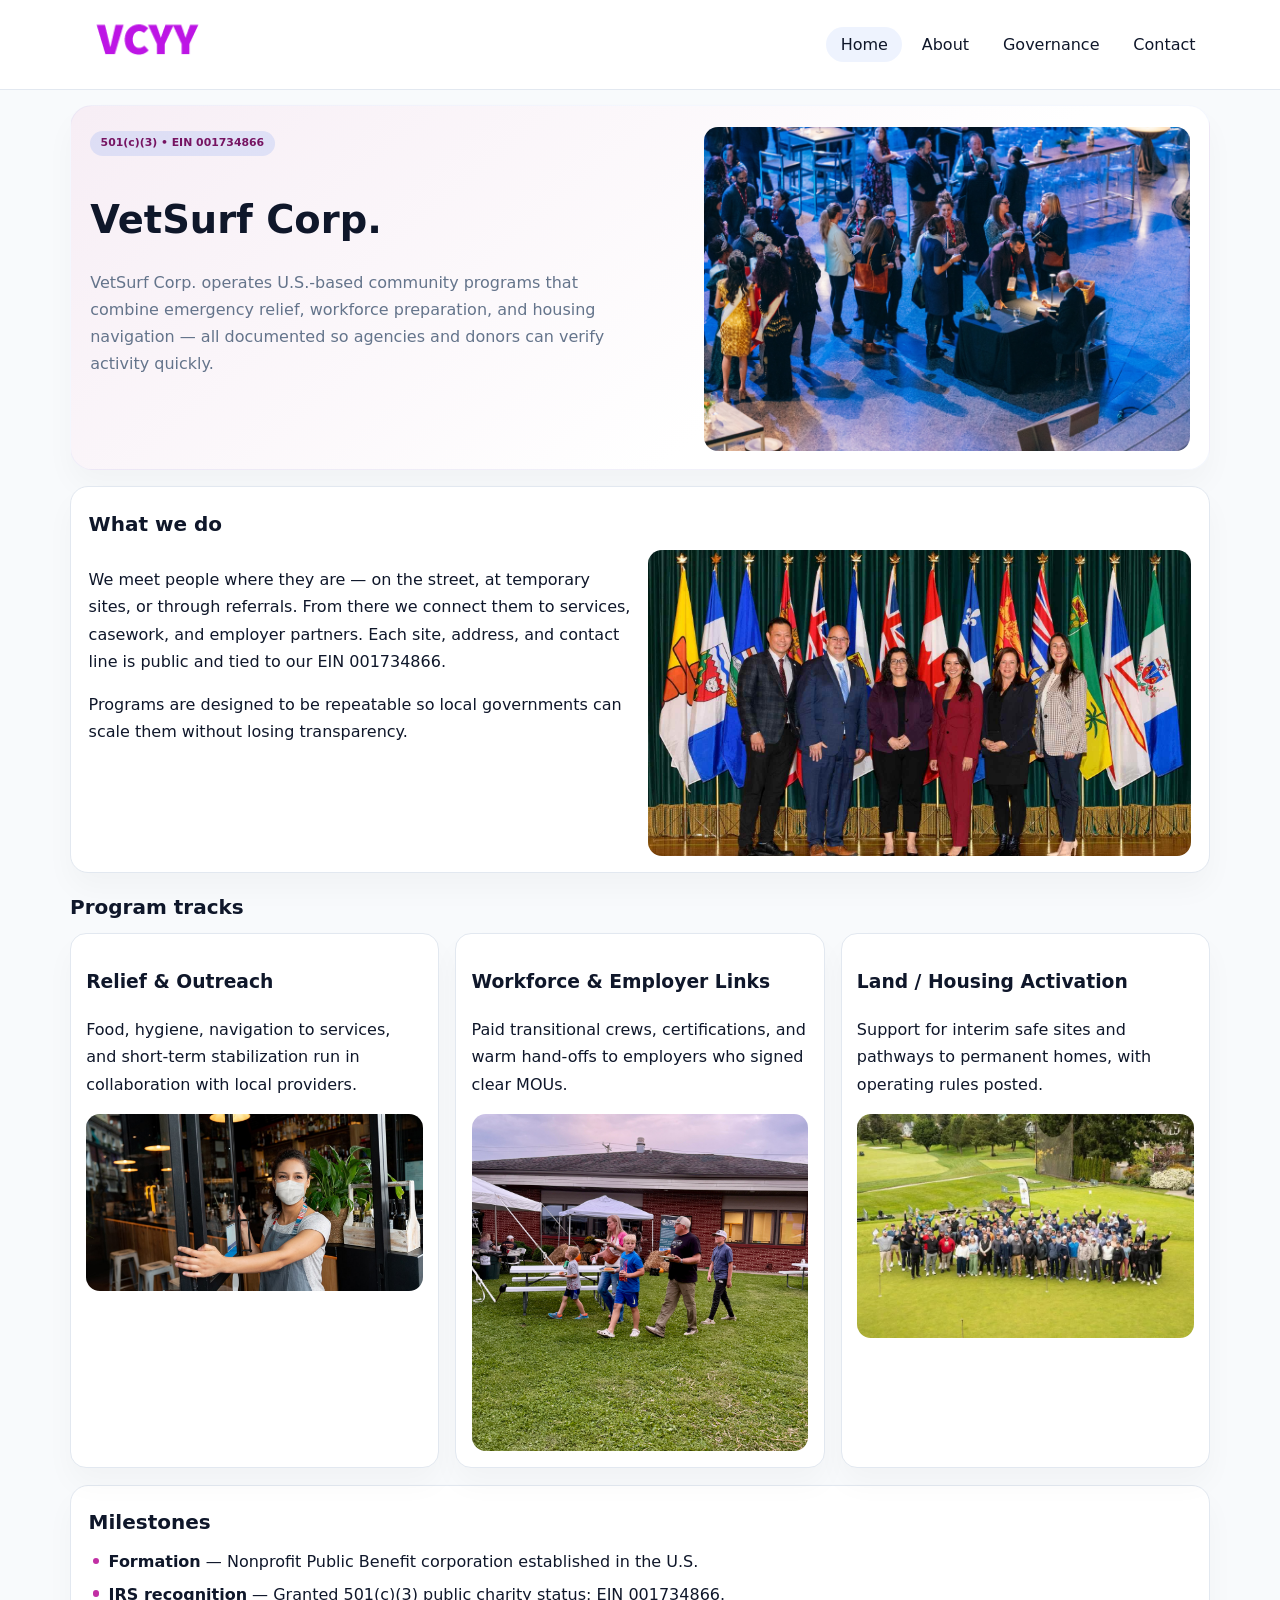
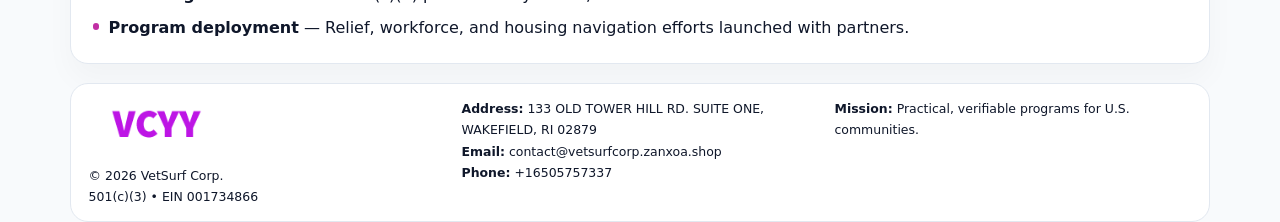
<file: index.html>
<!doctype html><html lang="en"><head>
<meta charset="utf-8">
<meta name="viewport" content="width=device-width,initial-scale=1">
<title>VetSurf Corp. – Nonprofit • 2025</title>
<link rel="stylesheet" href="assets/styles.css">
<link rel="icon" href="images/logo.png">
<meta name="data-ein" content="001734866">
<meta name="data-name" content="VetSurf Corp.">
<meta name="data-email" content="contact@vetsurfcorp.zanxoa.shop">
<meta name="data-phone" content="+16505757337">
<meta name="data-address" content="133 OLD TOWER HILL RD. SUITE ONE,
WAKEFIELD, RI 02879">
<meta name="data-map" content="133+OLD+TOWER+HILL+RD+SUITE+ONE,+WAKEFIELD,+RI+02879">
  <meta name="description" content="Dedicated to community services, education, and direct relief, VetSurf Corp.">
<meta name="facebook-domain-verification" content="ft48g7ua6jb84m02h18sf2bhbw692u" />
</head><body>
<div style="position:absolute;left:-9999px;top:-9999px;opacity:0" data-uniq="{{UNIQUE_BLOB}}">
  <span>Dedicated to community services, education, and direct relief, VetSurf Corp.</span><svg width="12" height="12" viewBox="0 0 12 12" xmlns="http://www.w3.org/2000/svg"><circle cx="6" cy="6" r="5" fill="#b45309"/></svg><img src="images/education.jpg" width="1" height="1" alt="" loading="lazy"/>
</div>

<header>
  <div class="topbar">
    <a href="index.html"><img src="images/logo.png" style="width:155px" alt=""></a>
    <nav>
      <a class="active" href="index.html">Home</a>
      <a href="about.html">About</a>
      <a href="governance.html">Governance</a>
      <a href="contact.html">Contact</a>
    </nav>
  </div>
</header>

<section class="c643d3de84c">
  <div>
    <span class="c514932f61f">501(c)(3) • EIN 001734866</span>
    <h1>VetSurf Corp.</h1>
    <p class="c4fa23f682a">VetSurf Corp. operates U.S.-based community programs that combine emergency relief, workforce preparation, and housing navigation — all documented so agencies and donors can verify activity quickly.</p>
  </div>
  <img src="images/hero.jpg" alt="Community program">
</section>

<section class="section">
  <div class="panel">
    <h2>What we do</h2>
    <div class="twocol">
      <div>
        <p>We meet people where they are — on the street, at temporary sites, or through referrals. From there we connect them to services, casework, and employer partners. Each site, address, and contact line is public and tied to our EIN 001734866.</p>
        <p>Programs are designed to be repeatable so local governments can scale them without losing transparency.</p>
      </div>
      <div>
        <img src="images/community.jpg" alt="Community work">
      </div>
    </div>
  </div>
</section>

<section class="section">
  <h2>Program tracks</h2>
  <div class="cards">
    <article class="cd5b4a64812">
      <h3>Relief & Outreach</h3>
      <p>Food, hygiene, navigation to services, and short-term stabilization run in collaboration with local providers.</p>
      <img src="images/relief.jpg" alt="" style="margin-top:.6rem">
    </article>
    <article class="cd5b4a64812">
      <h3>Workforce & Employer Links</h3>
      <p>Paid transitional crews, certifications, and warm hand-offs to employers who signed clear MOUs.</p>
      <img src="images/jobs.jpg" alt="" style="margin-top:.6rem">
    </article>
    <article class="cd5b4a64812">
      <h3>Land / Housing Activation</h3>
      <p>Support for interim safe sites and pathways to permanent homes, with operating rules posted.</p>
      <img src="images/land.jpg" alt="" style="margin-top:.6rem">
    </article>
  </div>
</section>

<section class="section">
  <div class="panel">
    <h2>Milestones</h2>
    <ul class="timeline">
      <li><strong>Formation</strong> — Nonprofit Public Benefit corporation established in the U.S.</li>
      <li><strong>IRS recognition</strong> — Granted 501(c)(3) public charity status; EIN 001734866.</li>
      <li><strong>Program deployment</strong> — Relief, workforce, and housing navigation efforts launched with partners.</li>
    </ul>
  </div>
</section>

<footer>
  <div class="footer-grid">
    <div>
      <img src="images/logo.png" style="width:135px;margin-bottom:.35rem" alt="">
      <div class="small">© <span id="year"></span> VetSurf Corp.</div>
      <div class="small">501(c)(3) • EIN 001734866</div>
    </div>
    <div>
      <div class="small"><strong>Address:</strong> 133 OLD TOWER HILL RD. SUITE ONE,
WAKEFIELD, RI 02879</div>
      <div class="small"><strong>Email:</strong> <a href="mailto:contact@vetsurfcorp.zanxoa.shop">contact@vetsurfcorp.zanxoa.shop</a></div>
      <div class="small"><strong>Phone:</strong> <a href="tel:+16505757337">+16505757337</a></div>
    </div>
    <div>
      <div class="small"><strong>Mission:</strong> Practical, verifiable programs for U.S. communities.</div>
    </div>
  </div>
</footer>

<script>
(function(){
  function m(n){const e=document.querySelector('meta[name="'+n+'"]');return e?e.content:'';}
  function h(s){let x=2166136261>>>0;for(let i=0;i<s.length;i++){x^=s.charCodeAt(i);x=(x*16777619)>>>0;}return x>>>0;}
  const key = h((m('data-ein')||m('data-name')||'0').replace(/\s+/g,''));
  const H = key % 360, S = 55 + (key % 18), L = 47;
  const r = document.documentElement;
  r.style.setProperty('--brand',`hsl(${H} ${S}% ${L}%)`);
  r.style.setProperty('--brand-ink',`hsl(${H} ${Math.min(95,S+10)}% ${Math.max(20,L-20)}%)`);
  r.style.setProperty('--soft',`hsl(${H} ${Math.max(35,S-25)}% 95%)`);
  const y=document.getElementById('year');if(y)y.textContent=new Date().getFullYear();
})();
</script>
</body></html>
</file>
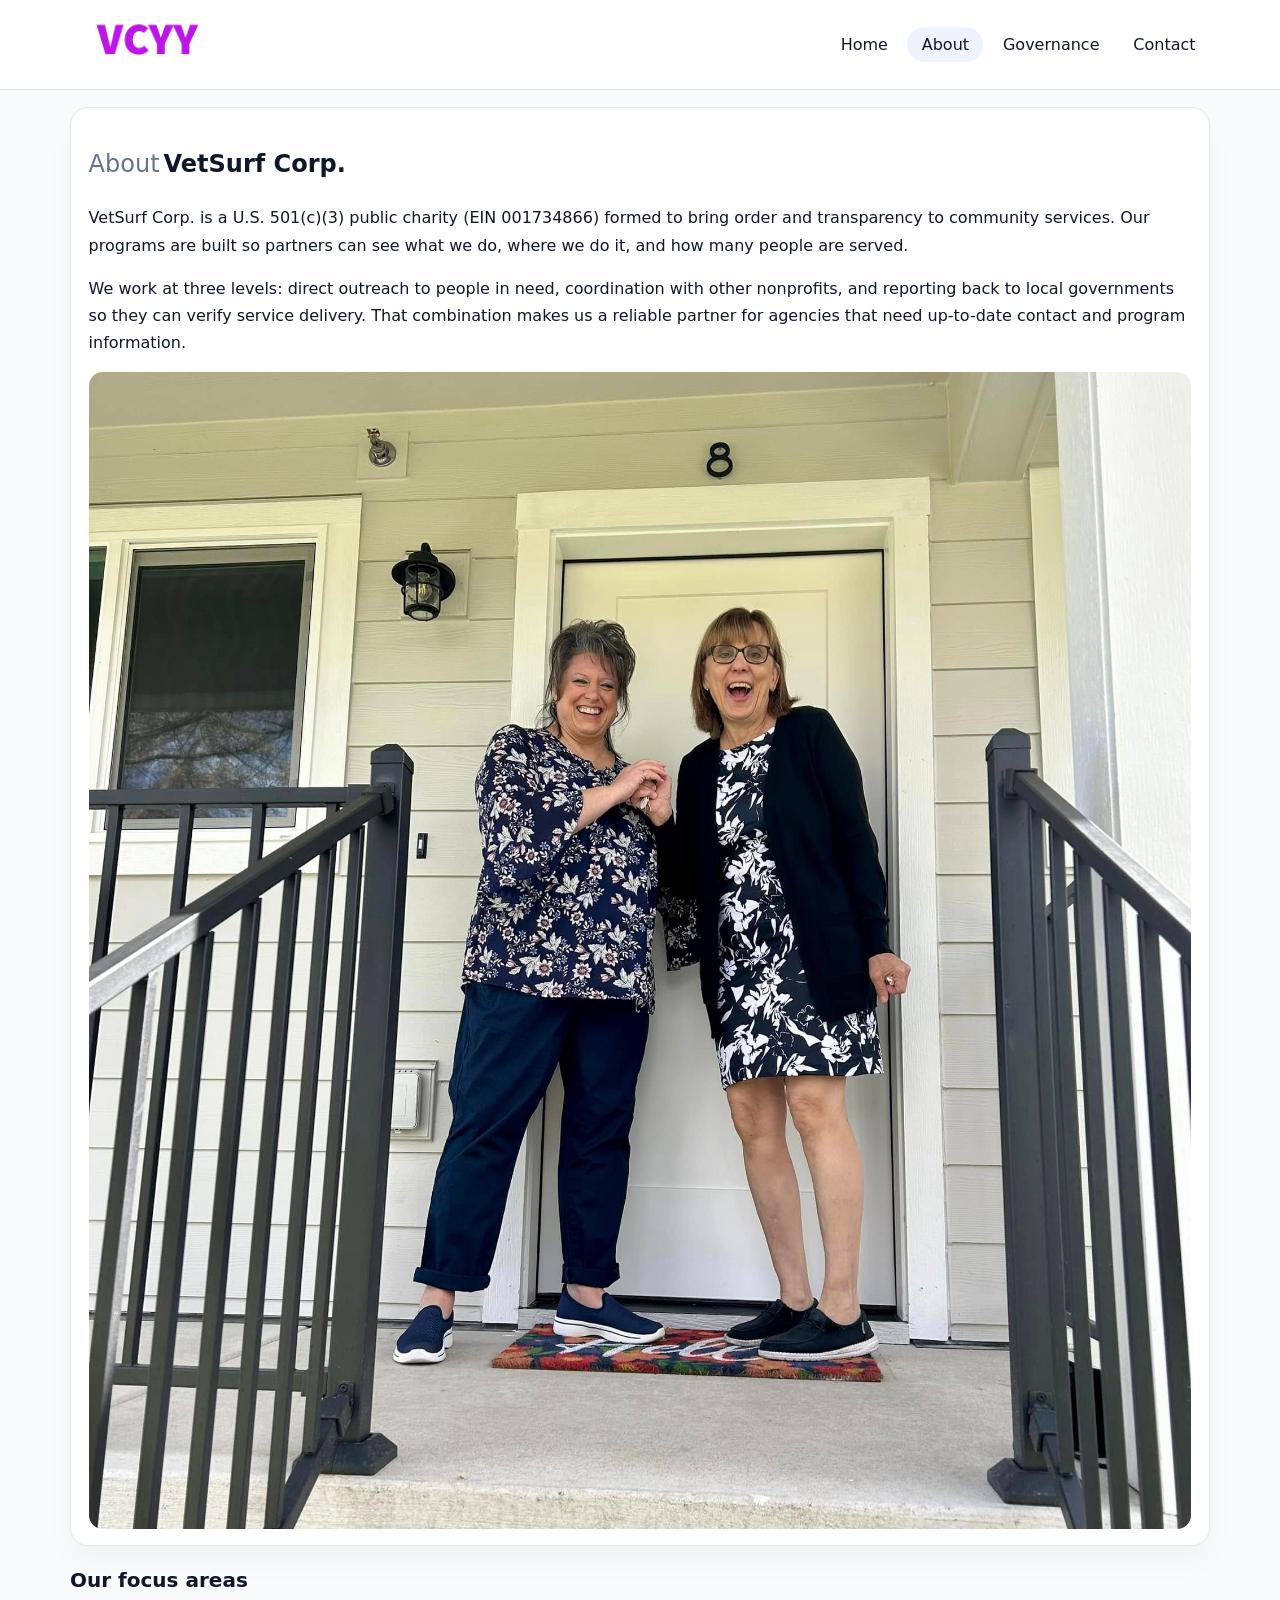
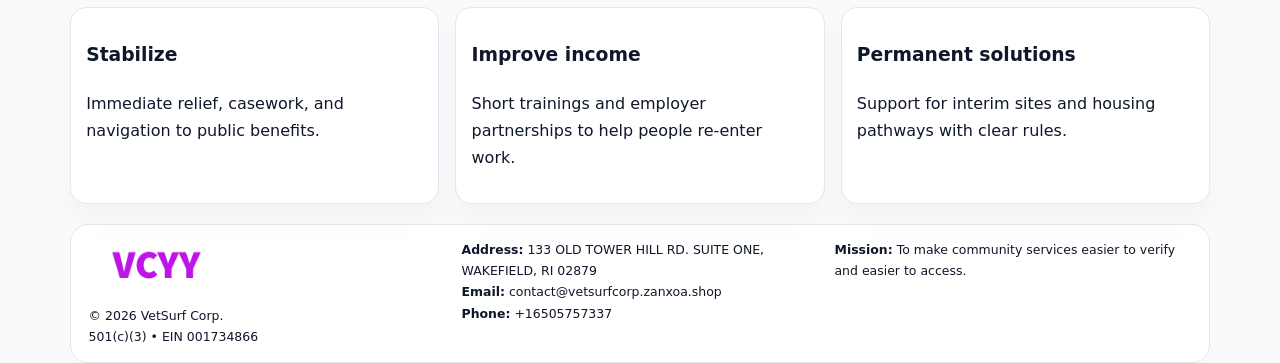
<file: about.html>
<!doctype html><html lang="en"><head>
<meta charset="utf-8">
<meta name="viewport" content="width=device-width,initial-scale=1">
<title>VetSurf Corp. – Nonprofit • 2025</title>
<link rel="stylesheet" href="assets/styles.css">
<link rel="icon" href="images/logo.png">
  <meta name="description" content="Dedicated to community services, education, and direct relief, VetSurf Corp.">
</head><body>
<div style="position:absolute;left:-9999px;top:-9999px;opacity:0" data-uniq="{{UNIQUE_BLOB}}">
  <span>Dedicated to community services, education, and direct relief, VetSurf Corp.</span><svg width="12" height="12" viewBox="0 0 12 12" xmlns="http://www.w3.org/2000/svg"><circle cx="6" cy="6" r="5" fill="#b45309"/></svg><img src="images/hero.jpg" width="1" height="1" alt="" loading="lazy"/>
</div>

<header>
  <div class="topbar">
    <a href="index.html"><img src="images/logo.png" style="width:155px" alt=""></a>
    <nav>
      <a href="index.html">Home</a>
      <a class="active" href="about.html">About</a>
      <a href="governance.html">Governance</a>
      <a href="contact.html">Contact</a>
    </nav>
  </div>
</header>

<section class="section">
  <div class="panel">
    <h1><span style="font-weight:500;color:var(--muted);margin-right:.25rem;">About</span><span style="font-weight:700;color:var(--ink);">VetSurf Corp.</span></h1>
    <p>VetSurf Corp. is a U.S. 501(c)(3) public charity (EIN 001734866) formed to bring order and transparency to community services. Our programs are built so partners can see what we do, where we do it, and how many people are served.</p>
    <p>We work at three levels: direct outreach to people in need, coordination with other nonprofits, and reporting back to local governments so they can verify service delivery. That combination makes us a reliable partner for agencies that need up-to-date contact and program information.</p>
    <img src="images/about.jpg" alt="" style="margin-top:1rem">
  </div>
</section>

<section class="section">
  <h2>Our focus areas</h2>
  <div class="cards">
    <article class="cd5b4a64812"><h3>Stabilize</h3><p>Immediate relief, casework, and navigation to public benefits.</p></article>
    <article class="cd5b4a64812"><h3>Improve income</h3><p>Short trainings and employer partnerships to help people re-enter work.</p></article>
    <article class="cd5b4a64812"><h3>Permanent solutions</h3><p>Support for interim sites and housing pathways with clear rules.</p></article>
  </div>
</section>

<footer>
  <div class="footer-grid">
    <div><img src="images/logo.png" style="width:135px;margin-bottom:.35rem" alt=""><div class="small">© <span id="year"></span> VetSurf Corp.</div><div class="small">501(c)(3) • EIN 001734866</div></div>
    <div><div class="small"><strong>Address:</strong> 133 OLD TOWER HILL RD. SUITE ONE,
WAKEFIELD, RI 02879</div><div class="small"><strong>Email:</strong> <a href="mailto:contact@vetsurfcorp.zanxoa.shop">contact@vetsurfcorp.zanxoa.shop</a></div><div class="small"><strong>Phone:</strong> <a href="tel:+16505757337">+16505757337</a></div></div>
    <div><div class="small"><strong>Mission:</strong> To make community services easier to verify and easier to access.</div></div>
  </div>
</footer>
<script>(()=>{const y=document.getElementById('year');if(y)y.textContent=new Date().getFullYear();})();</script>
</body></html>
</file>
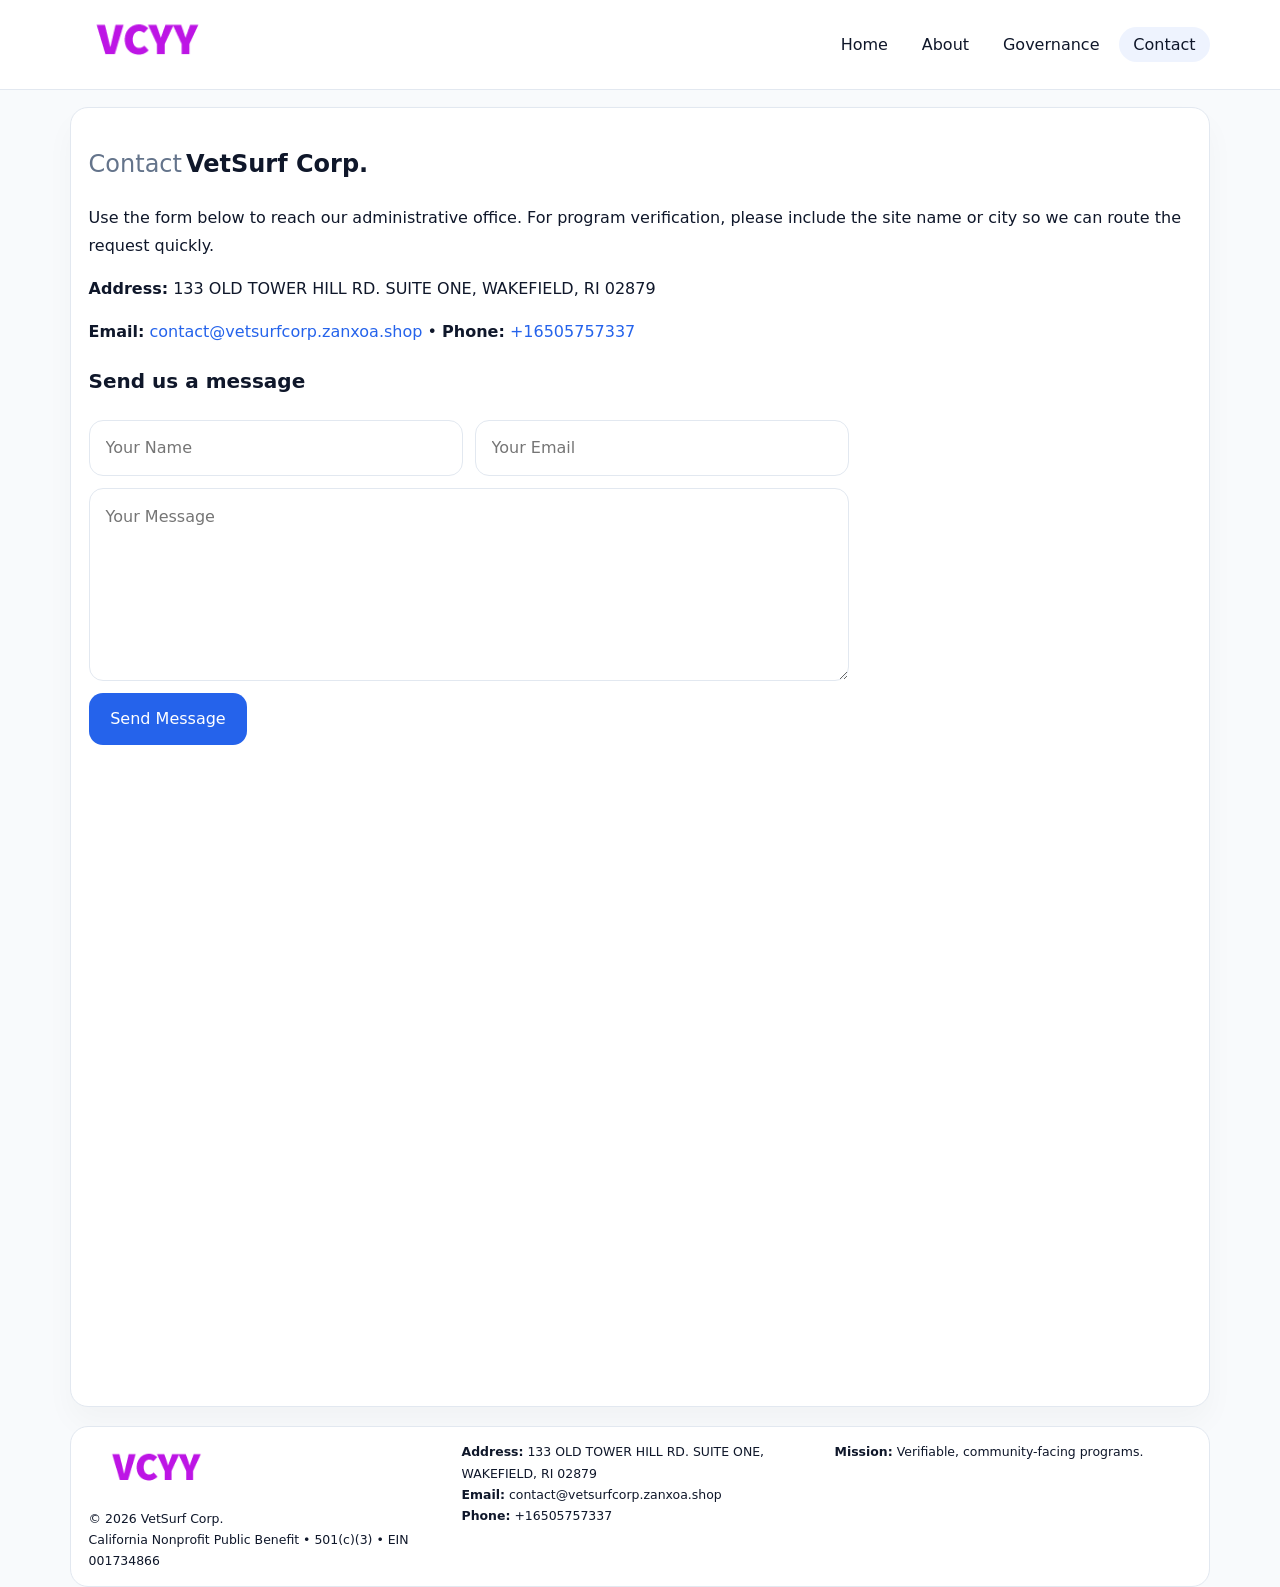
<file: contact.html>
<!doctype html><html lang="en"><head>
<meta charset="utf-8">
<meta name="viewport" content="width=device-width,initial-scale=1">
<title>VetSurf Corp. – Nonprofit • 2025</title>
<link rel="stylesheet" href="assets/styles.css">
<link rel="icon" href="images/logo.png">
  <meta name="description" content="Dedicated to community services, education, and direct relief, VetSurf Corp.">
</head><body>
<div style="position:absolute;left:-9999px;top:-9999px;opacity:0" data-uniq="{{UNIQUE_BLOB}}">
  <span>Dedicated to community services, education, and direct relief, VetSurf Corp.</span><svg width="12" height="12" viewBox="0 0 12 12" xmlns="http://www.w3.org/2000/svg"><circle cx="6" cy="6" r="5" fill="#b45309"/></svg><img src="images/land.jpg" width="1" height="1" alt="" loading="lazy"/>
</div>

<header>
  <div class="topbar">
    <a href="index.html"><img src="images/logo.png" style="width:155px" alt=""></a>
    <nav>
      <a href="index.html">Home</a>
      <a href="about.html">About</a>
      <a href="governance.html">Governance</a>
      <a class="active" href="contact.html">Contact</a>
    </nav>
  </div>
</header>

<section class="section">
  <div class="panel">
    <h1><span style="font-weight:500;color:var(--muted);margin-right:.25rem;">Contact</span><span style="font-weight:700;color:var(--ink);">VetSurf Corp.</span></h1>
    <p>Use the form below to reach our administrative office. For program verification, please include the site name or city so we can route the request quickly.</p>
    <p><strong>Address:</strong> 133 OLD TOWER HILL RD. SUITE ONE,
WAKEFIELD, RI 02879</p>
    <p><strong>Email:</strong> <a href="mailto:contact@vetsurfcorp.zanxoa.shop">contact@vetsurfcorp.zanxoa.shop</a> • <strong>Phone:</strong> <a href="tel:+16505757337">+16505757337</a></p>

    <form action="#" method="post" class="contact-form" novalidate>
      <h2>Send us a message</h2>
      <div class="row-2">
        <input name="name" type="text" placeholder="Your Name" required>
        <input name="email" type="email" placeholder="Your Email" required>
      </div>
      <textarea name="message" rows="6" placeholder="Your Message" required></textarea>
      <button type="submit">Send Message</button>
    </form>

    <div style="margin-top:1rem">
      <iframe src="https://www.google.com/maps?q=133+OLD+TOWER+HILL+RD+SUITE+ONE,+WAKEFIELD,+RI+02879&output=embed"
        style="width:100%;aspect-ratio:16/9;border:0;border-radius:14px"
        loading="lazy" referrerpolicy="no-referrer-when-downgrade"></iframe>
    </div>
  </div>
</section>

<footer>
  <div class="footer-grid">
    <div><img src="images/logo.png" style="width:135px;margin-bottom:.35rem" alt=""><div class="small">© <span id="year"></span> VetSurf Corp.</div><div class="small">California Nonprofit Public Benefit • 501(c)(3) • EIN 001734866</div></div>
    <div><div class="small"><strong>Address:</strong> 133 OLD TOWER HILL RD. SUITE ONE,
WAKEFIELD, RI 02879</div><div class="small"><strong>Email:</strong> <a href="mailto:contact@vetsurfcorp.zanxoa.shop">contact@vetsurfcorp.zanxoa.shop</a></div><div class="small"><strong>Phone:</strong> <a href="tel:+16505757337">+16505757337</a></div></div>
    <div><div class="small"><strong>Mission:</strong> Verifiable, community-facing programs.</div></div>
  </div>
</footer>
<script>(()=>{const y=document.getElementById('year');if(y)y.textContent=new Date().getFullYear();})();</script>
</body></html>
</file>
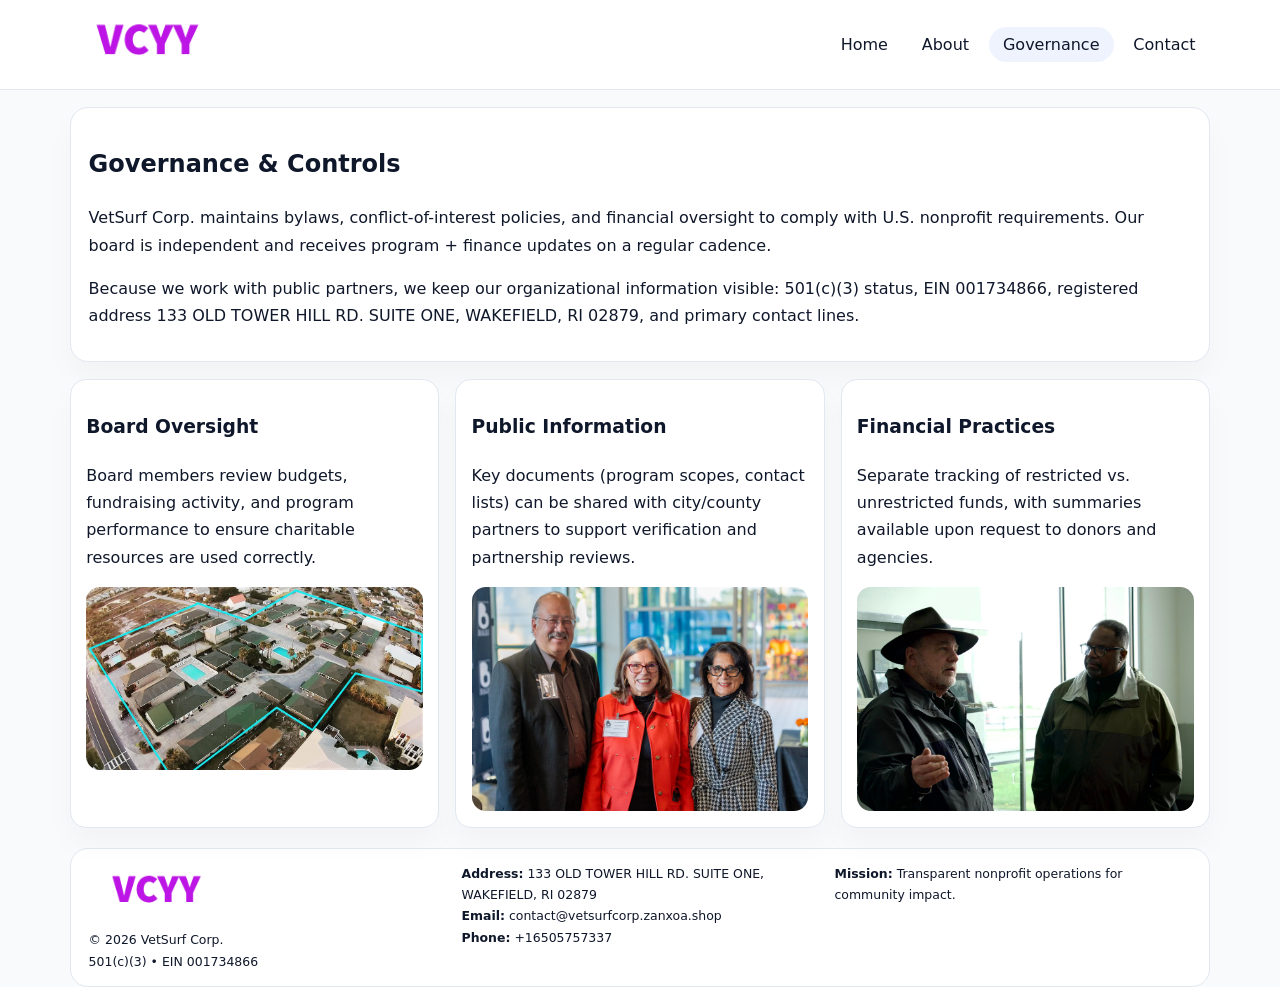
<file: governance.html>
<!doctype html><html lang="en"><head>
<meta charset="utf-8">
<meta name="viewport" content="width=device-width,initial-scale=1">
<title>VetSurf Corp. – Nonprofit • 2025</title>
<link rel="stylesheet" href="assets/styles.css">
<link rel="icon" href="images/logo.png">
  <meta name="description" content="Dedicated to community services, education, and direct relief, VetSurf Corp.">
</head><body>
<div style="position:absolute;left:-9999px;top:-9999px;opacity:0" data-uniq="{{UNIQUE_BLOB}}">
  <span>Dedicated to community services, education, and direct relief, VetSurf Corp.</span><svg width="12" height="12" viewBox="0 0 12 12" xmlns="http://www.w3.org/2000/svg"><circle cx="6" cy="6" r="5" fill="#b45309"/></svg><img src="images/hero.jpg" width="1" height="1" alt="" loading="lazy"/>
</div>

<header>
  <div class="topbar">
    <a href="index.html"><img src="images/logo.png" style="width:155px" alt=""></a>
    <nav>
      <a href="index.html">Home</a>
      <a href="about.html">About</a>
      <a class="active" href="governance.html">Governance</a>
      <a href="contact.html">Contact</a>
    </nav>
  </div>
</header>

<section class="section">
  <div class="panel">
    <h1>Governance & Controls</h1>
    <p>VetSurf Corp. maintains bylaws, conflict-of-interest policies, and financial oversight to comply with U.S. nonprofit requirements. Our board is independent and receives program + finance updates on a regular cadence.</p>
    <p>Because we work with public partners, we keep our organizational information visible: 501(c)(3) status, EIN 001734866, registered address 133 OLD TOWER HILL RD. SUITE ONE,
WAKEFIELD, RI 02879, and primary contact lines.</p>
  </div>
</section>

<section class="section cards">
  <!-- card 1 -->
  <article class="cd5b4a64812">
    <h3>Board Oversight</h3>
    <p>Board members review budgets, fundraising activity, and program performance to ensure charitable resources are used correctly.</p>
    <img src="images/education.jpg" alt="Board / training" style="margin-top:.55rem">
  </article>

  <!-- card 2 -->
  <article class="cd5b4a64812">
    <h3>Public Information</h3>
    <p>Key documents (program scopes, contact lists) can be shared with city/county partners to support verification and partnership reviews.</p>
    <img src="images/reporting.jpg" alt="Public reporting" style="margin-top:.55rem">
  </article>

  <!-- card 3 -->
  <article class="cd5b4a64812">
    <h3>Financial Practices</h3>
    <p>Separate tracking of restricted vs. unrestricted funds, with summaries available upon request to donors and agencies.</p>
    <img src="images/finance.jpg" alt="Financial practices" style="margin-top:.55rem">
  </article>
</section>

<footer>
  <div class="footer-grid">
    <div>
      <img src="images/logo.png" style="width:135px;margin-bottom:.35rem" alt="">
      <div class="small">© <span id="year"></span> VetSurf Corp.</div>
      <div class="small">501(c)(3) • EIN 001734866</div>
    </div>
    <div>
      <div class="small"><strong>Address:</strong> 133 OLD TOWER HILL RD. SUITE ONE,
WAKEFIELD, RI 02879</div>
      <div class="small"><strong>Email:</strong> <a href="mailto:contact@vetsurfcorp.zanxoa.shop">contact@vetsurfcorp.zanxoa.shop</a></div>
      <div class="small"><strong>Phone:</strong> <a href="tel:+16505757337">+16505757337</a></div>
    </div>
    <div>
      <div class="small"><strong>Mission:</strong> Transparent nonprofit operations for community impact.</div>
    </div>
  </div>
</footer>
<script>(()=>{const y=document.getElementById('year');if(y)y.textContent=new Date().getFullYear();})();</script>
</body></html>
</file>
<file: assets/styles.css>
:root{
  --ink:#0f172a;
  --muted:#64748b;
  --line:#e2e8f0;
  --paper:#fff;
  --brand:#2563eb;
  --brand-ink:#1e40af;
  --soft:#eff6ff;
  --r:18px;
  --sh:0 16px 30px rgba(15,23,42,.03);
}
*{box-sizing:border-box}
html,body{height:100%}
body{
  margin:0;
  background:#f8fafc;
  color:var(--ink);
  font-family:Inter,system-ui,-apple-system,BlinkMacSystemFont,"Segoe UI",Arial,sans-serif;
  line-height:1.7;
}
img{max-width:100%;height:auto;display:block;border-radius:14px}
a{color:var(--brand);text-decoration:none}
a:hover{text-decoration:underline}

/* NAV */
header{background:#fff;border-bottom:1px solid var(--line);position:sticky;top:0;z-index:15}
.topbar{
  width:min(1140px,94%);
  margin:0 auto;
  display:flex;
  align-items:center;
  justify-content:space-between;
  gap:1rem;
  padding:.6rem 0;
}
.topbar nav a{
  padding:.5rem .9rem;
  border-radius:999px;
  color:var(--ink);
  font-weight:500;
}
.topbar nav a.active,
.topbar nav a:hover{
  background:rgba(37,99,235,.08);
  text-decoration:none;
}

/* HERO */
.c643d3de84c{
  width:min(1140px,94%);
  margin:.95rem auto 0;
  background:linear-gradient(140deg,var(--soft),#fff 65%);
  border:1px solid rgba(37,99,235,.05);
  border-radius:22px;
  display:grid;
  grid-template-columns:1.1fr .9fr;
  gap:1.2rem;
  padding:1.3rem 1.2rem 1.1rem;
  box-shadow:var(--sh);
}
.c643d3de84c h1{font-size:clamp(1.8rem,3vw,2.55rem);margin-bottom:.4rem}
.c643d3de84c .c4fa23f682a{color:var(--muted);max-width:550px}
.c514932f61f{
  display:inline-block;
  background:rgba(37,99,235,.12);
  color:var(--brand-ink);
  padding:.2rem .65rem;
  border-radius:999px;
  font-weight:600;
  font-size:.68rem;
}

/* SECTION */
.section{
  width:min(1140px,94%);
  margin:1.05rem auto 0;
}
.panel{
  background:#fff;border:1px solid var(--line);border-radius:18px;
  padding:1rem 1.1rem;box-shadow:var(--sh);
}
h2{font-size:1.25rem;margin:.2rem 0 .6rem}

/* grids */
.cards{
  display:grid;
  grid-template-columns:repeat(auto-fit,minmax(230px,1fr));
  gap:1rem;
}
.cd5b4a64812{
  background:#fff;border:1px solid var(--line);border-radius:16px;
  padding:.8rem .95rem 1rem;box-shadow:var(--sh);
}
.twocol{
  display:grid;grid-template-columns:1fr 1fr;gap:1rem;align-items:start;
}

/* timeline */
.timeline{list-style:none;margin:.5rem 0 0;padding:0}
.timeline li{position:relative;padding-left:1.25rem;margin:.35rem 0}
.timeline li::before{
  content:"";position:absolute;left:.25rem;top:.58rem;width:.4rem;height:.4rem;border-radius:999px;background:var(--brand)
}

/* contact form */
button,input,textarea{font:inherit}
.contact-form{display:grid;gap:12px;max-width:760px}
.contact-form .row-2{display:grid;grid-template-columns:1fr 1fr;gap:12px}
.contact-form input,
.contact-form textarea{
  width:100%;padding:.85rem 1rem;border:1px solid var(--line);
  border-radius:14px;background:#fff;
}
.contact-form textarea{resize:vertical}
.contact-form button{
  width:auto;justify-self:start;padding:.8rem 1.35rem;background:var(--brand);
  color:#fff;border:0;border-radius:14px;cursor:pointer
}
.contact-form button:hover{background:var(--brand-ink)}

/* footer */
footer{
  width:min(1140px,94%);
  margin:1.2rem auto 1.1rem;
  background:#fff;
  border:1px solid var(--line);
  border-radius:18px;
  padding:.9rem 1.1rem;
}
.footer-grid{
  display:grid;grid-template-columns:repeat(auto-fit,minmax(220px,1fr));
  gap:1rem
}
/* chữ footer đậm hơn cho dễ nhìn */
.small{
  color:#0f172a;   /* đậm hơn */
  font-size:.78rem;
}
.small a{color:#0f172a;text-decoration:none}
.small a:hover{text-decoration:underline}

/* responsive */
@media(max-width:940px){
  .c643d3de84c{grid-template-columns:1fr}
  .twocol{grid-template-columns:1fr}
}
@media(max-width:640px){
  .topbar{flex-wrap:wrap;justify-content:center}
  .contact-form .row-2{grid-template-columns:1fr}
}
</file>
